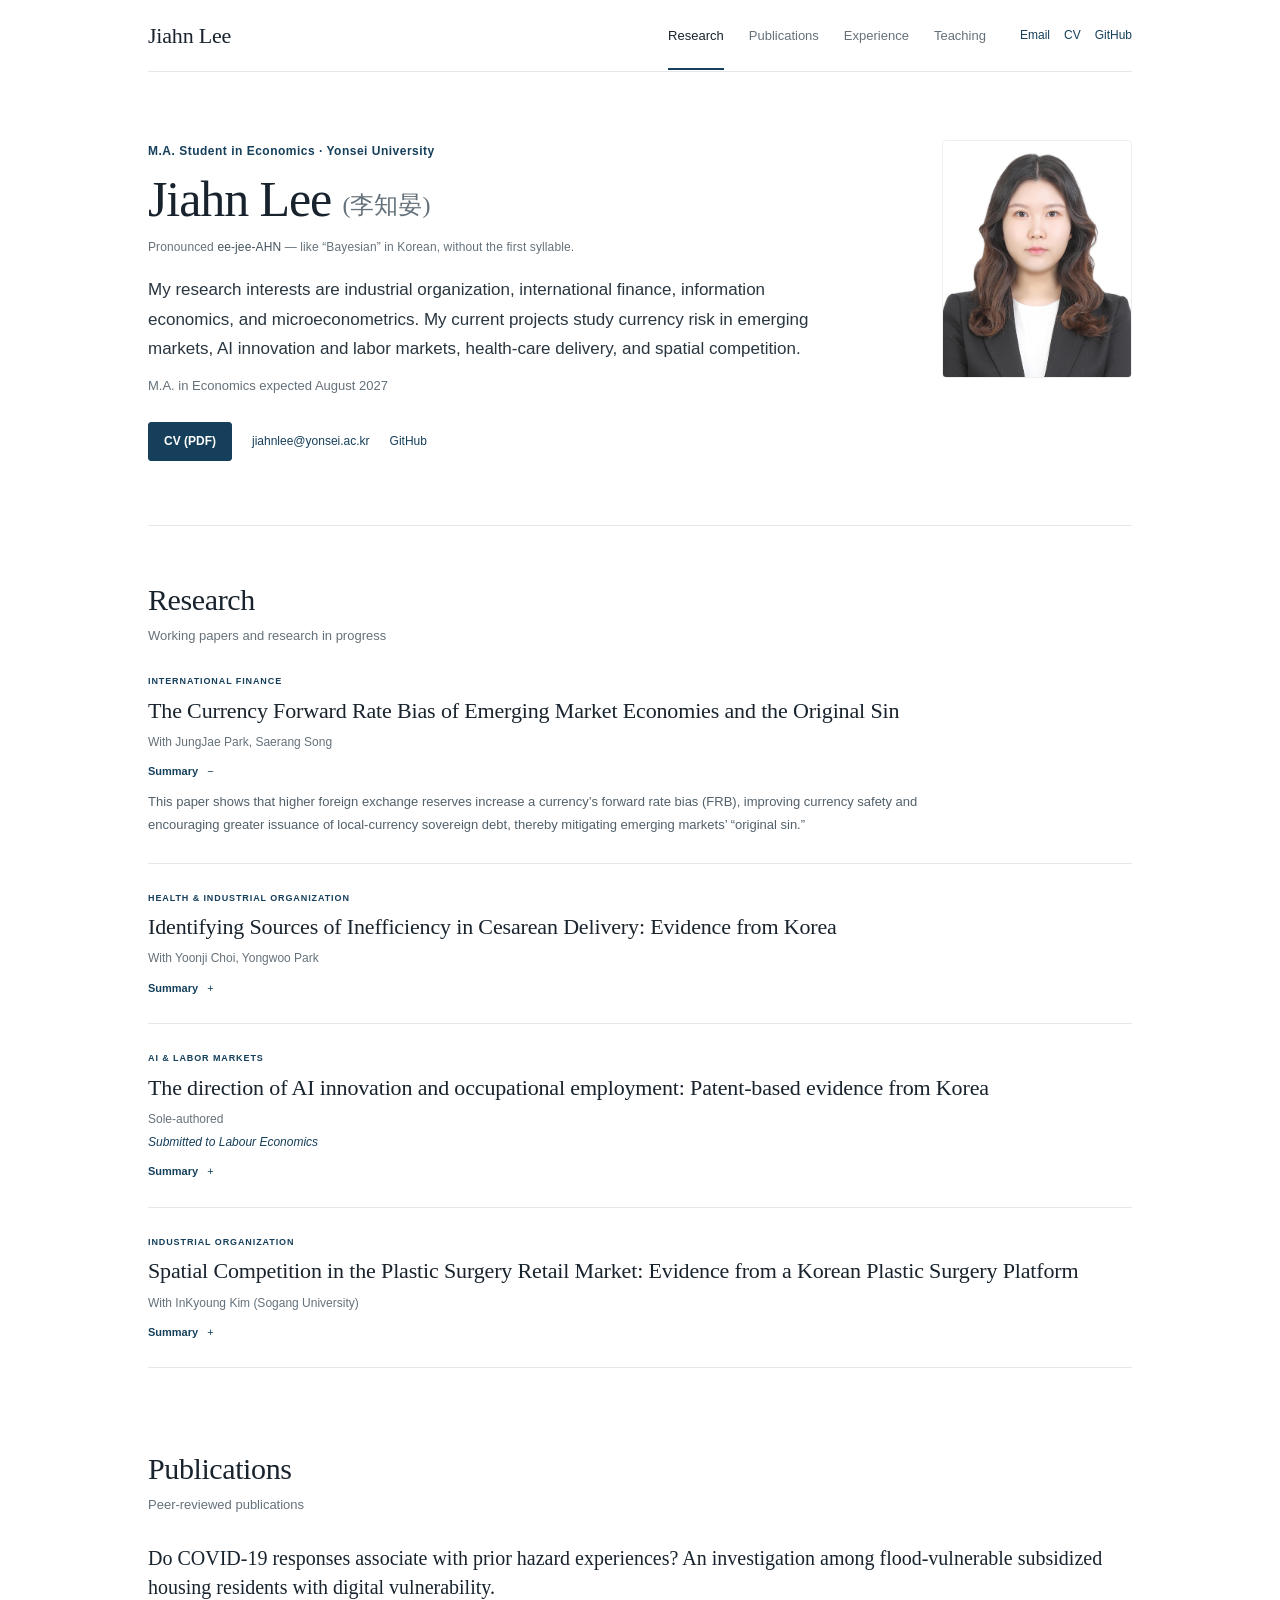
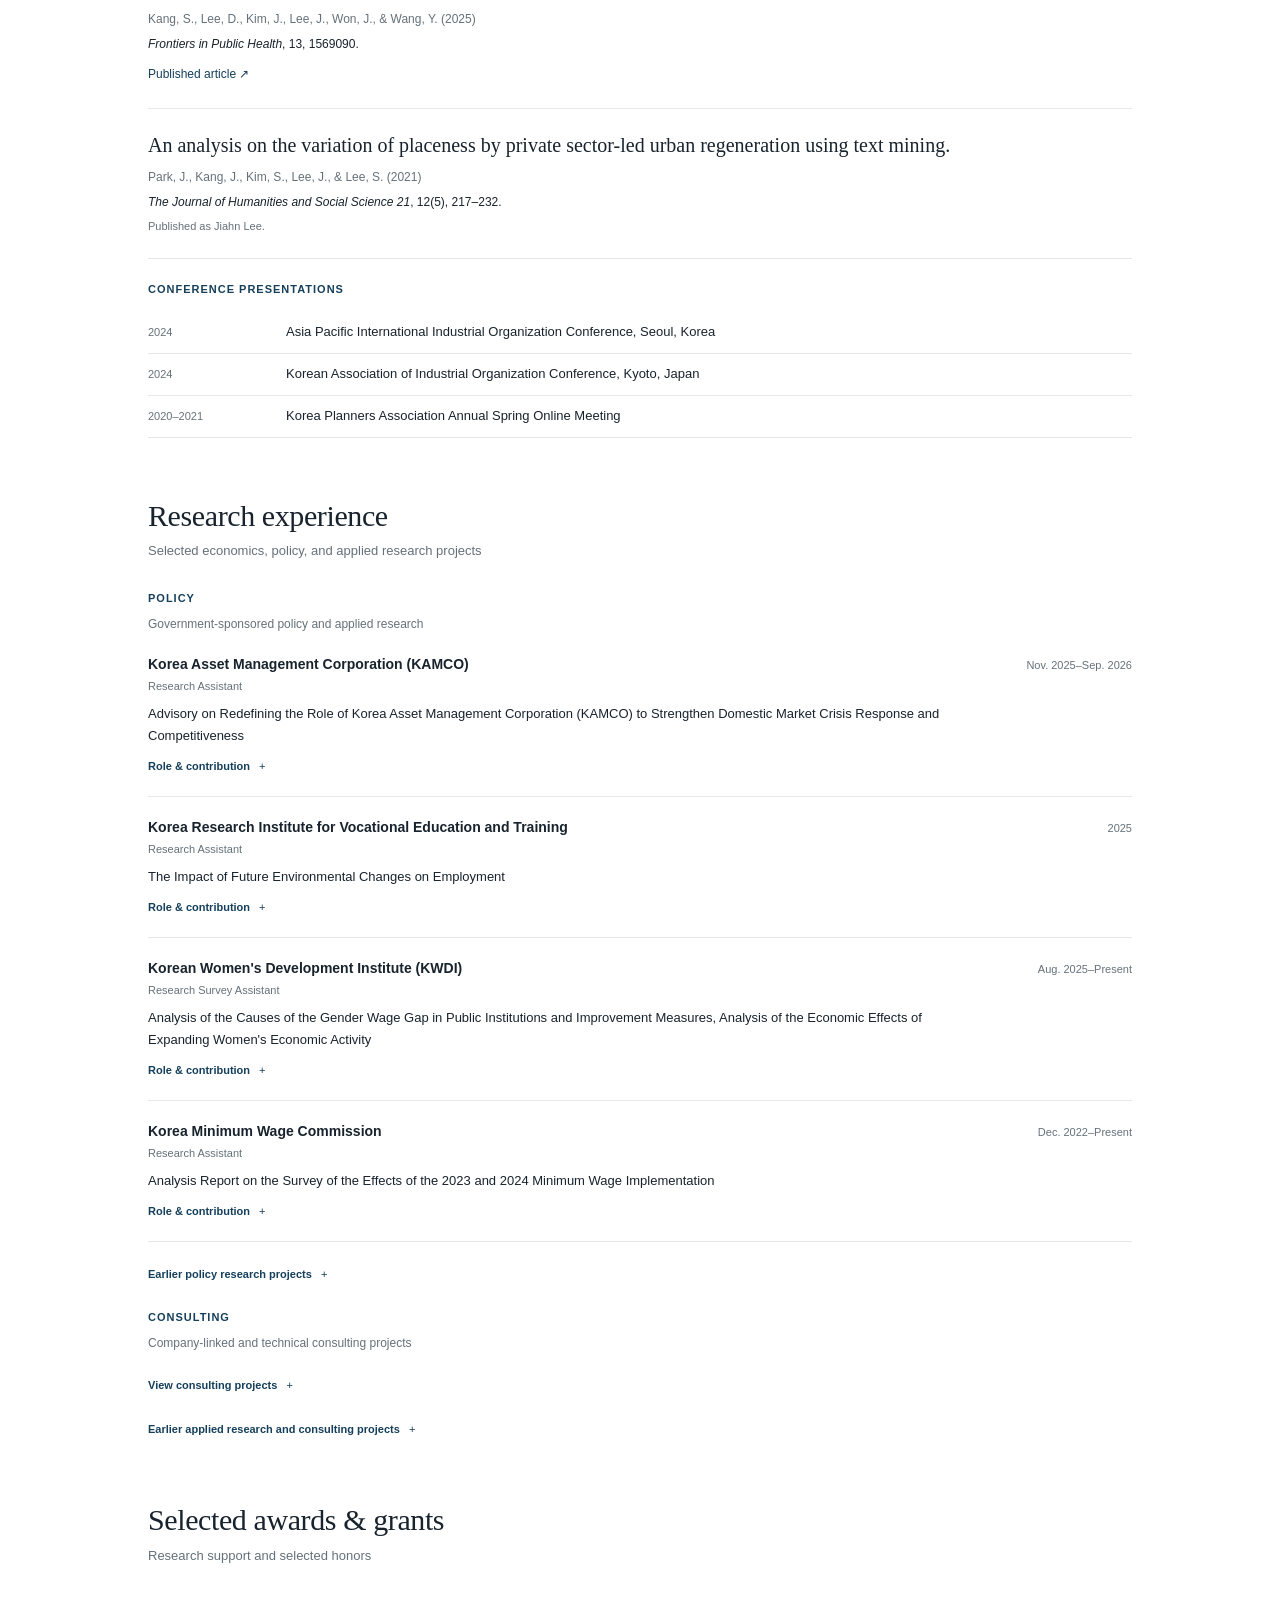
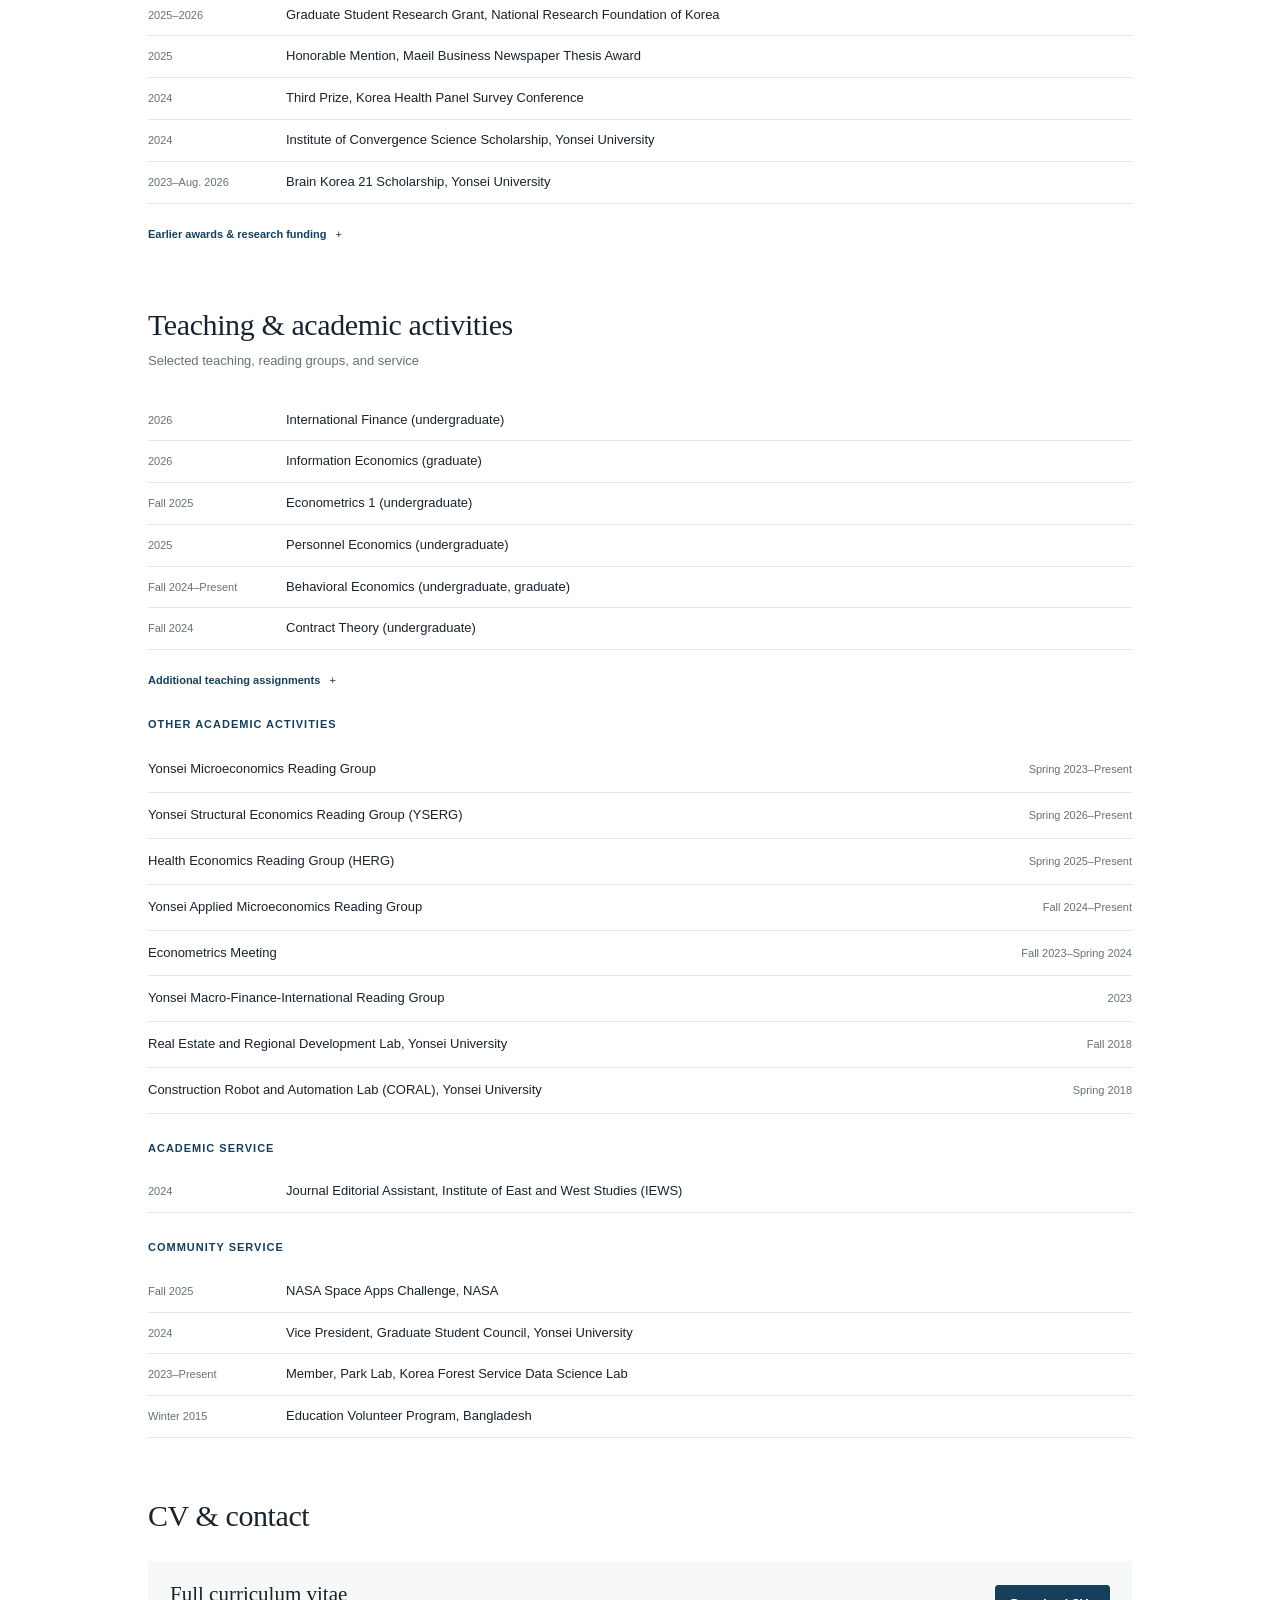
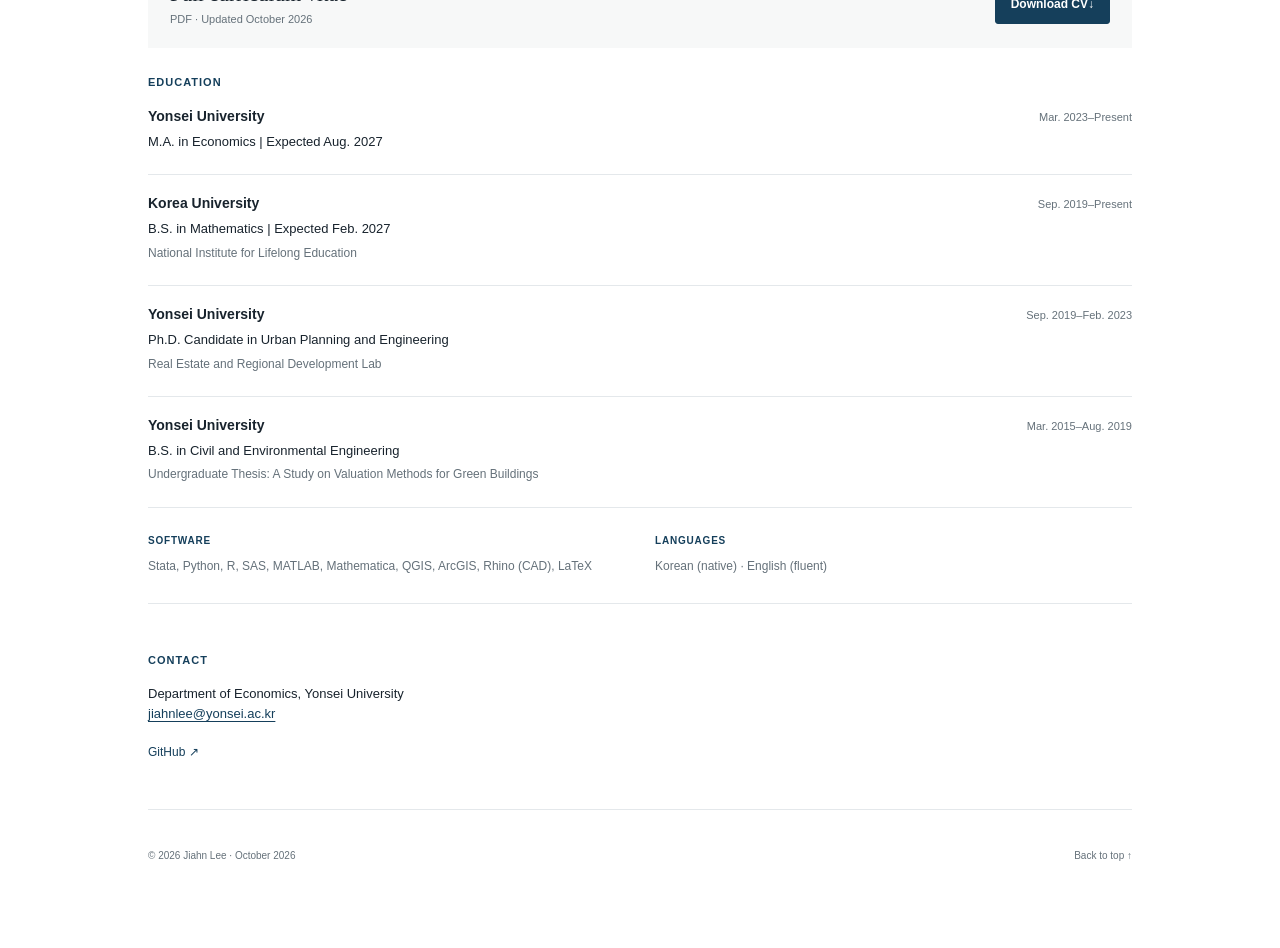
<file: index.html>
<!DOCTYPE html>

<html lang="en"><head><meta charset="utf-8"/><meta content="width=device-width, initial-scale=1" name="viewport"/>
<title>Jiahn Lee | Economics</title><meta content="Jiahn Lee is an M.A. student in Economics at Yonsei University. Research interests: industrial organization, international finance, information economics, and microeconometrics." name="description"/>
<meta content="#fbfaf7" name="theme-color"/><meta content="light" name="color-scheme"/>
<meta content="Jiahn Lee | Economics, Yonsei University" property="og:title"/><meta content="website" property="og:type"/><meta content="My research interests are industrial organization, international finance, information economics, and microeconometrics." property="og:description"/>
<link href="assets/favicon.svg" rel="icon" type="image/svg+xml"/><link href="assets/styles.css" rel="stylesheet"/><script defer="" src="assets/site.js"></script>
</head><body><a class="skip-link" href="#main-content">Skip to content</a>
<div class="layout"><header aria-label="Site header" class="site-header">
<div class="site-brand"><a class="wordmark" href="#about">Jiahn Lee</a></div>
<button aria-controls="navigation" aria-expanded="false" class="menu-toggle" type="button">Menu</button>
<nav aria-label="Main navigation" class="navigation" id="navigation"><ul><li><a href="#research">Research</a></li><li><a href="#publications">Publications</a></li><li><a href="#experience">Experience</a></li><li><a href="#teaching">Teaching</a></li></ul></nav>
<div class="header-links"><a href="mailto:jiahnlee@yonsei.ac.kr">Email</a><a href="assets/Jiahn_Lee_CV.pdf" rel="noopener noreferrer" target="_blank">CV</a><a href="https://github.com/jiahnlee96" rel="noopener noreferrer" target="_blank">GitHub</a></div>
</header><main class="main-content" id="main-content"><header class="hero" id="about"><div class="hero-grid"><div class="hero-copy"><p class="eyebrow">M.A. Student in Economics · Yonsei University</p><h1>Jiahn Lee <span class="hanja" lang="zh-Hant">(李知晏)</span></h1><p class="pronunciation">Pronounced <em>ee-jee-AHN</em> — like “Bayesian” in Korean, without the first syllable.</p><p class="intro">My research interests are industrial organization, international finance, information economics, and microeconometrics. My current projects study currency risk in emerging markets, AI innovation and labor markets, health-care delivery, and spatial competition.</p><p class="hero-meta">M.A. in Economics expected August 2027</p><div class="hero-links"><a class="button-link" href="assets/Jiahn_Lee_CV.pdf" rel="noopener" target="_blank">CV (PDF)</a><a class="text-link" href="mailto:jiahnlee@yonsei.ac.kr">jiahnlee@yonsei.ac.kr</a><a class="text-link" href="https://github.com/jiahnlee96" rel="noopener noreferrer" target="_blank">GitHub</a></div></div><figure class="portrait"><img alt="Portrait of Jiahn Lee" decoding="async" height="512" loading="eager" src="assets/Jiahn_Lee.jpg" width="400"/></figure></div></header>
<section aria-labelledby="research-heading" class="section" id="research"><div class="section-head"><h2 id="research-heading">Research</h2></div>
<p class="section-caption">Working papers and research in progress</p><article class="paper" id="forward-rate-bias">
<p class="paper-field">International finance</p>
<h3>The Currency Forward Rate Bias of Emerging Market Economies and the Original Sin</h3><p class="authors">With JungJae Park, Saerang Song</p>
<details class="paper-summary" open=""><summary>Summary</summary><p>This paper shows that higher foreign exchange reserves increase a currency’s forward rate bias (FRB), improving currency safety and encouraging greater issuance of local-currency sovereign debt, thereby mitigating emerging markets’ “original sin.”</p></details></article><article class="paper" id="cesarean-delivery">
<p class="paper-field">Health &amp; industrial organization</p>
<h3>Identifying Sources of Inefficiency in Cesarean Delivery: Evidence from Korea</h3><p class="authors">With Yoonji Choi, Yongwoo Park</p>
<details class="paper-summary"><summary>Summary</summary><p>This study examines whether hospital-level variation in cesarean delivery in Korea reflects comparative advantage or allocative inefficiency, using nationwide health insurance data and a Roy-model-based framework.</p></details></article><article class="paper" id="ai-innovation">
<p class="paper-field">AI &amp; labor markets</p>
<h3>The direction of AI innovation and occupational employment: Patent-based evidence from Korea</h3><p class="authors">Sole-authored</p><p class="submission">Submitted to Labour Economics</p>
<details class="paper-summary"><summary>Summary</summary><p>This paper shows that the direction of AI innovation matters for employment: expertise-leveling AI is associated with weaker high-skill employment, while assistance-oriented AI is linked to stronger middle-skill employment, even when overall AI innovation is held constant.</p><p><span class="summary-label">Contribution.</span> Patent-data construction, industry matching, and empirical analysis using an LLM-based approach.</p></details></article><article class="paper" id="spatial-competition">
<p class="paper-field">Industrial organization</p>
<h3>Spatial Competition in the Plastic Surgery Retail Market: Evidence from a Korean Plastic Surgery Platform</h3><p class="authors">With InKyoung Kim (Sogang University)</p>
<details class="paper-summary"><summary>Summary</summary><p>Spatial analysis of competition between plastic-surgery providers (GP versus SP) using evidence from a Korean plastic-surgery online platform.</p></details></article></section><section aria-labelledby="publications-heading" class="section" id="publications"><div class="section-head"><h2 id="publications-heading">Publications</h2></div><p class="section-caption">Peer-reviewed publications</p><article class="publication"><h3>Do COVID-19 responses associate with prior hazard experiences? An investigation among flood-vulnerable subsidized housing residents with digital vulnerability.</h3><p class="authors">Kang, S., Lee, D., Kim, J., Lee, J., Won, J., &amp; Wang, Y. (2025)</p><p class="journal"><em>Frontiers in Public Health</em>, 13, 1569090.</p><a class="text-link" href="https://doi.org/10.3389/fpubh.2025.1569090" rel="noopener noreferrer" target="_blank">Published article <span aria-hidden="true" class="arrow">↗</span></a></article><article class="publication"><h3>An analysis on the variation of placeness by private sector-led urban regeneration using text mining.</h3><p class="authors">Park, J., Kang, J., Kim, S., Lee, J., &amp; Lee, S. (2021)</p><p class="journal"><em>The Journal of Humanities and Social Science 21</em>, 12(5), 217–232.</p><p class="note">Published as Jiahn Lee.</p></article>
<h3 class="group-heading">Conference presentations</h3><ul class="dated-list"><li><span class="date">2024</span><span class="dated-title">Asia Pacific International Industrial Organization Conference, Seoul, Korea</span></li><li><span class="date">2024</span><span class="dated-title">Korean Association of Industrial Organization Conference, Kyoto, Japan</span></li><li><span class="date">2020–2021</span><span class="dated-title">Korea Planners Association Annual Spring Online Meeting</span></li></ul></section><section aria-labelledby="experience-heading" class="section" id="experience"><div class="section-head"><h2 id="experience-heading">Research experience</h2></div>
<p class="section-caption">Selected economics, policy, and applied research projects</p><h3 class="group-heading">Policy</h3><p class="group-description">Government-sponsored policy and applied research</p>
<article class="project"><div class="item-heading"><h3>Korea Asset Management Corporation (KAMCO)</h3><span class="date">Nov. 2025–Sep. 2026</span></div><p class="role">Research Assistant</p><p class="project-title">Advisory on Redefining the Role of Korea Asset Management Corporation (KAMCO) to Strengthen Domestic Market Crisis Response and Competitiveness</p><details class="contribution"><summary>Role &amp; contribution</summary><p>Supported research to strengthen the domestic nonperforming-loan market's crisis-response capacity through market diagnosis, issue-specific strategy design, and execution validation.</p></details></article><article class="project"><div class="item-heading"><h3>Korea Research Institute for Vocational Education and Training</h3><span class="date">2025</span></div><p class="role">Research Assistant</p><p class="project-title">The Impact of Future Environmental Changes on Employment</p><details class="contribution"><summary>Role &amp; contribution</summary><p>Generated foundational data for predicting future workforce demand in emerging technology fields.</p></details></article><article class="project"><div class="item-heading"><h3>Korean Women's Development Institute (KWDI)</h3><span class="date">Aug. 2025–Present</span></div><p class="role">Research Survey Assistant</p><p class="project-title">Analysis of the Causes of the Gender Wage Gap in Public Institutions and Improvement Measures, Analysis of the Economic Effects of Expanding Women's Economic Activity</p><details class="contribution"><summary>Role &amp; contribution</summary><p>Analyzed survey data and assisted with research reports.</p></details></article><article class="project"><div class="item-heading"><h3>Korea Minimum Wage Commission</h3><span class="date">Dec. 2022–Present</span></div><p class="role">Research Assistant</p><p class="project-title">Analysis Report on the Survey of the Effects of the 2023 and 2024 Minimum Wage Implementation</p><details class="contribution"><summary>Role &amp; contribution</summary><p>Report series. Report on the Analysis of the Survey on the Effects of Minimum Wage Implementation (2023–2026).</p></details></article><details class="expand-group"><summary>Earlier policy research projects</summary><article class="project"><div class="item-heading"><h3>Korea Research Institute for Vocational Education and Training</h3><span class="date">2024</span></div><p class="role">Research Assistant</p><p class="project-title">Forecasting Workforce Demand in Emerging Technologies Using Patent Information: Artificial Intelligence, Big Data, and Intelligent Semiconductors</p><details class="contribution"><summary>Role &amp; contribution</summary><p>Organized Korean AI patent data and matched them with Value Search's company financial data by industry to support panel vector autoregression analysis.</p></details></article><article class="project"><div class="item-heading"><h3>Ministry of Employment and Labor</h3><span class="date">Jun.–Dec. 2023</span></div><p class="role">Research Assistant</p><p class="project-title">The Employment Effects of Open Data Access and Utilization Support Policies</p><details class="contribution"><summary>Role &amp; contribution</summary><p>Analyzed the employment effects of public data utilization by merging company lists from the Employment Insurance Database, Korea Enterprise Data, and the 2022 Survey on Public Data Utilization Companies (conducted by NIA), using business registration numbers.</p></details></article></details>
<h3 class="group-heading">Consulting</h3><p class="group-description">Company-linked and technical consulting projects</p><details class="expand-group"><summary>View consulting projects</summary><article class="project"><div class="item-heading"><h3>NAVER</h3><span class="date">2020–2022</span></div><p class="role">Research Assistant</p><p class="project-title">Development and Implementation of a Robot-Friendly Building Certification System</p><details class="contribution"><summary>Role &amp; contribution</summary><p>Contributed to the development of a building certification system for robot-friendly structures for NAVER's second headquarters.</p></details></article><article class="project"><div class="item-heading"><h3>Korea Agency for Infrastructure Technology Advancement (KAIA) and Kakao Mobility</h3><span class="date">Mar. 2021–Mar. 2022</span></div><p class="role">Research Assistant</p><p class="project-title">Smart Shared Personal Mobility Solutions for the Community</p><details class="contribution"><summary>Role &amp; contribution</summary><p>Funded by the Korea Agency for Infrastructure Technology Advancement (KAIA) and Kakao Mobility.</p></details></article><article class="project"><div class="item-heading"><h3>HOMES (Proptech and co-living startup)</h3><span class="date">Mar.–Dec. 2020</span></div><p class="role">Research Assistant</p><p class="project-title">Creation of the Seoul Single-Person Household Map</p><details class="contribution"><summary>Role &amp; contribution</summary><p>Participated in the development of a location-selection toy model for the co-living startup HOMES. Analyzed profitable development areas for single-person households in Seoul by applying machine learning to public data.</p></details></article><article class="project"><div class="item-heading"><h3>Post-PyeongChang Winter Olympics Peace Theme Park</h3><span class="date">2019</span></div><p class="role">Research Assistant</p><p class="project-title">Project Feasibility Study and Master Plan Development for the Post-PyeongChang Winter Olympics Peace Theme Park</p></article></details><details class="expand-group experience-more"><summary>Earlier applied research and consulting projects</summary><div class="experience-more-content"><article class="project"><div class="item-heading"><h3>Ministry of Science and ICT</h3><span class="date">Mar.–Dec. 2021</span></div><p class="role">Principal Investigator</p><p class="project-title">Analysis of Pedestrian Activity Enhancement in Urban Railway Sites Using Space Syntax and Agent-Based Modeling</p><details class="contribution"><summary>Role &amp; contribution</summary><p>Participated in the Graduate Research Team Support Program for Female Students in Engineering, funded by the Ministry of Science and ICT.</p></details></article><article class="project"><div class="item-heading"><h3>Korea Development Institute (KDI)</h3><span class="date">2020</span></div><p class="role">Research Assistant</p><p class="project-title">Demand and Benefit Estimation for the Preliminary Feasibility Study of the Naju Energy National Industrial Complex Development Project for Public Institutions</p></article><article class="project"><div class="item-heading"><h3>Korea Development Institute (KDI)</h3><span class="date">2020</span></div><p class="role">Research Assistant</p><p class="project-title">Demand and Benefit Estimation Techniques for Enhancing the Analysis Methodology of Preliminary Feasibility Studies for Industrial Complex Projects</p></article><article class="project"><div class="item-heading"><h3>Ministry of Land, Infrastructure and Transport (MOLIT)</h3><span class="date">2019</span></div><p class="role">Research Assistant</p><p class="project-title">Development of 3D Printing Design, Materials, and Equipment for Small Structures and Non-Standard Components</p><details class="contribution"><summary>Role &amp; contribution</summary><p>Funded by the Ministry of Land, Infrastructure and Transport (MOLIT).</p></details></article></div></details></section><section aria-labelledby="awards-heading" class="section" id="awards"><div class="section-head"><h2 id="awards-heading">Selected awards &amp; grants</h2></div><p class="section-caption">Research support and selected honors</p><ul class="dated-list"><li><span class="date">2025–2026</span><span class="dated-title">Graduate Student Research Grant, National Research Foundation of Korea</span></li><li><span class="date">2025</span><span class="dated-title">Honorable Mention, Maeil Business Newspaper Thesis Award</span></li><li><span class="date">2024</span><span class="dated-title">Third Prize, Korea Health Panel Survey Conference</span></li><li><span class="date">2024</span><span class="dated-title">Institute of Convergence Science Scholarship, Yonsei University</span></li><li><span class="date">2023–Aug. 2026</span><span class="dated-title">Brain Korea 21 Scholarship, Yonsei University</span></li></ul>
<details class="expand-group"><summary>Earlier awards &amp; research funding</summary><ul class="dated-list"><li><span class="date">Winter 2023</span><span class="dated-title">Research Funding, Sundo Software (geospatial software company); Geo AI Program, Korea Land and Geospatial Informatix Corporation</span></li><li><span class="date">2021</span><span class="dated-title">Excellence Prize, Data Youth Campus, Korea Data Agency</span></li><li><span class="date">2021</span><span class="dated-title">Graduate Research Team Support Program for Female Students in Engineering, Ministry of Science and ICT</span></li><li><span class="date">2021</span><span class="dated-title">Graduate Student Research Support Program `Guktoseowon', Korea Research Institute for Human Settlements</span></li><li><span class="date">2021</span><span class="dated-title">Research Competition, Incheon Institute</span></li><li><span class="date">2019–2023</span><span class="dated-title">Smart City Talent Development Scholarship, Yonsei University</span></li><li><span class="date">2015, 2016</span><span class="dated-title">Undergraduate Merit-Based Scholarship, Yonsei University</span></li></ul></details></section><section aria-labelledby="teaching-heading" class="section" id="teaching"><div class="section-head"><h2 id="teaching-heading">Teaching &amp; academic activities</h2></div>
<p class="section-caption">Selected teaching, reading groups, and service</p><ul class="dated-list course-list"><li><span class="date">2026</span><span class="dated-title">International Finance (undergraduate)</span></li><li><span class="date">2026</span><span class="dated-title">Information Economics (graduate)</span></li><li><span class="date">Fall 2025</span><span class="dated-title">Econometrics 1 (undergraduate)</span></li><li><span class="date">2025</span><span class="dated-title">Personnel Economics (undergraduate)</span></li><li><span class="date">Fall 2024–Present</span><span class="dated-title">Behavioral Economics (undergraduate, graduate)</span></li><li><span class="date">Fall 2024</span><span class="dated-title">Contract Theory (undergraduate)</span></li></ul>
<details class="expand-group"><summary>Additional teaching assignments</summary><ul class="dated-list course-list"><li><span class="date">Fall 2023–Present</span><span class="dated-title">Principles of Macroeconomics (undergraduate)</span></li><li><span class="date">Fall 2024</span><span class="dated-title">Shinhan Bank - Future Academy (Finance Track)</span></li><li><span class="date">2023–Spring 2025</span><span class="dated-title">Microeconomics (undergraduate, MBA)</span></li><li><span class="date">2023–Spring 2025</span><span class="dated-title">Labor Economics (undergraduate, graduate)</span></li><li><span class="date">2023, 2024</span><span class="dated-title">Introduction to Programming for Economics (undergraduate)</span></li><li><span class="date">Fall 2023</span><span class="dated-title">Introduction to Statistics (undergraduate)</span></li><li><span class="date">2022–2023</span><span class="dated-title">Chapel (graduate)</span></li><li><span class="date">Fall 2022</span><span class="dated-title">Introduction to Programming (undergraduate)</span></li></ul><h3 class="group-heading">Engineering</h3><ul class="dated-list course-list"><li><span class="date">Fall 2021</span><span class="dated-title">Urban Planning and Environmental Law (undergraduate)</span></li><li><span class="date">Spring 2021</span><span class="dated-title">Real Estate Development Analysis (undergraduate)</span></li><li><span class="date">Fall 2020</span><span class="dated-title">Real Estate Market Analysis and Policy (undergraduate)</span></li><li><span class="date">Spring 2020</span><span class="dated-title">Spatial Analysis and Location Theory (graduate)</span></li><li><span class="date">2016</span><span class="dated-title">Ecological Engineering (undergraduate, TA as an Undergraduate Student)</span></li></ul></details>
<h3 class="group-heading">Other academic activities</h3><details class="activity"><summary><span class="item-heading"><span>Yonsei Microeconomics Reading Group <span aria-hidden="true" class="disclosure-icon"></span></span><span class="date">Spring 2023–Present</span></span></summary><p class="activity-role">Graduate Assistant; weekly; YMRG</p><p>A faculty-led reading group organizing seminars, workshops, and special lectures in microeconomic theory. </p><p><strong>Presented papers.</strong> “Segmentation versus Agglomeration: Competition between Platforms with Competitive Sellers” (Karle et al., JPE, 2020); “Image versus Information: Changing Societal Norms and Optimal Privacy” (Ali and Bénabou, AEJ: Microeconomics, 2020); “Hybrid Marketplaces with Free Entry of Sellers” (Etro, Review of Industrial Organization, 2023); “Copyright Policy Options for Generative Artificial Intelligence” (Gans, working paper, 2024); “Motivated Errors” (Exley and Kessler, AER, 2024); “Pricing for Coordination” (Halac, Lipnowski, and Rappoport, working paper, 2024); “Persuasion Meets Delegation” (Kolotilin and Zapechelnyuk, Econometrica, 2025); “Efficient iBF: Balanced Integration of Fragmented Matching Markets for Welfare Improvement” (Kamada and Kojima, working paper, 2025).</p><a class="text-link" href="https://sites.google.com/view/yonseimicroeconomics/home" rel="noopener noreferrer" target="_blank">Reading group <span aria-hidden="true" class="arrow">↗</span></a></details><details class="activity"><summary><span class="item-heading"><span>Yonsei Structural Economics Reading Group (YSERG) <span aria-hidden="true" class="disclosure-icon"></span></span><span class="date">Spring 2026–Present</span></span></summary><p class="activity-role">Monthly; YSERG</p><p>A reading group on theory-based structural empirical research.</p><a class="text-link" href="https://sites.google.com/view/structuralecon/home" rel="noopener noreferrer" target="_blank">Reading group <span aria-hidden="true" class="arrow">↗</span></a></details><details class="activity"><summary><span class="item-heading"><span>Health Economics Reading Group (HERG) <span aria-hidden="true" class="disclosure-icon"></span></span><span class="date">Spring 2025–Present</span></span></summary><p class="activity-role">Biweekly</p><p>A reading group focused on recent empirical research in health economics, including papers published in leading economics journals.</p><p><strong>Presented papers.</strong> “Targeting Precision Medicine: Evidence from Prenatal Screening” (Conner et al., Journal of Political Economy, 2025); “A New Look at Physicians’ Responses to Financial Incentives: Quality of Care, Practice Characteristics, and Motivations” (Brosig-Koch et al., Journal of Health Economics, 2024); “Should We Prevent Off-Label Drug Prescriptions? Empirical Evidence from France” (Tunçel, Review of Economic Studies, 2025).</p></details><details class="activity"><summary><span class="item-heading"><span>Yonsei Applied Microeconomics Reading Group <span aria-hidden="true" class="disclosure-icon"></span></span><span class="date">Fall 2024–Present</span></span></summary><p class="activity-role">Monthly; YAMRG</p><p>A faculty-led reading group featuring presentations of seminal papers in applied microeconomics and student-led sessions for sharing ongoing research. </p><p><strong>Presented paper.</strong> “What's Trending in Difference-in-Differences? A Synthesis of the Recent Econometrics Literature” (Journal of Econometrics, 2023).</p><a class="text-link" href="https://sites.google.com/view/yonsei-applied-micro/home?authuser=1" rel="noopener noreferrer" target="_blank">Reading group <span aria-hidden="true" class="arrow">↗</span></a></details><details class="activity"><summary><span class="item-heading"><span>Econometrics Meeting <span aria-hidden="true" class="disclosure-icon"></span></span><span class="date">Fall 2023–Spring 2024</span></span></summary><p class="activity-role">Weekly</p><p>Read and presented summaries of econometric theory books (Asymptotic Theory for Econometricians, written by Halbert White) and participated in econometrics-related research meetings.</p></details><details class="activity"><summary><span class="item-heading"><span>Yonsei Macro-Finance-International Reading Group <span aria-hidden="true" class="disclosure-icon"></span></span><span class="date">2023</span></span></summary><p class="activity-role">Monthly; YMFIRG</p><p>A faculty-led reading group engaging with core topics in macroeconomics. </p><p><strong>Presented papers.</strong> “Does Climate Change Affect Real Estate Prices? Only If You Believe in It” (Review of Financial Studies, 2020); “How Segregated Is Urban Consumption?” (JPE, 2019).</p><a class="text-link" href="https://sites.google.com/view/ymfirg/home?authuser=0" rel="noopener noreferrer" target="_blank">Reading group <span aria-hidden="true" class="arrow">↗</span></a></details>
<details class="activity"><summary><span class="item-heading"><span>Real Estate and Regional Development Lab, Yonsei University <span aria-hidden="true" class="disclosure-icon"></span></span><span class="date">Fall 2018</span></span></summary><p class="activity-role">Undergraduate Research Intern</p><p>Organized and cleaned real-estate datasets for research projects.</p></details><details class="activity"><summary><span class="item-heading"><span>Construction Robot and Automation Lab (CORAL), Yonsei University <span aria-hidden="true" class="disclosure-icon"></span></span><span class="date">Spring 2018</span></span></summary><p class="activity-role">Undergraduate Research Intern; Prof. Jung-Hoon Kim</p><p>Created 3D architectural models using Rhinoceros 3D and assisted with construction-automation research.</p></details><h3 class="group-heading service-label">Academic service</h3><ul class="dated-list"><li><span class="date">2024</span><span class="dated-title">Journal Editorial Assistant, Institute of East and West Studies (IEWS)</span></li></ul>
<h3 class="group-heading service-label">Community service</h3><ul class="dated-list"><li><span class="date">Fall 2025</span><span class="dated-title">NASA Space Apps Challenge, NASA</span></li><li><span class="date">2024</span><span class="dated-title">Vice President, Graduate Student Council, Yonsei University</span></li><li><span class="date">2023–Present</span><span class="dated-title">Member, Park Lab, Korea Forest Service Data Science Lab</span></li><li><span class="date">Winter 2015</span><span class="dated-title">Education Volunteer Program, Bangladesh</span></li></ul></section><section aria-labelledby="cv-heading" class="section" id="cv"><div class="section-head"><h2 id="cv-heading">CV &amp; contact</h2></div>
<div class="download-panel"><div><h3>Full curriculum vitae</h3><p>PDF · Updated October 2026</p></div><a class="button-link" download="Jiahn_Lee_CV.pdf" href="assets/Jiahn_Lee_CV.pdf">Download CV <span aria-hidden="true" class="arrow">↓</span></a></div>
<h3 class="group-heading">Education</h3><article class="education-entry"><div class="item-heading"><h3>Yonsei University</h3><span class="date">Mar. 2023–Present</span></div><p class="degree">M.A. in Economics | Expected Aug. 2027</p></article><article class="education-entry"><div class="item-heading"><h3>Korea University</h3><span class="date">Sep. 2019–Present</span></div><p class="degree">B.S. in Mathematics | Expected Feb. 2027</p><p>National Institute for Lifelong Education</p></article><article class="education-entry"><div class="item-heading"><h3>Yonsei University</h3><span class="date">Sep. 2019–Feb. 2023</span></div><p class="degree">Ph.D. Candidate in Urban Planning and Engineering</p><p>Real Estate and Regional Development Lab</p></article><article class="education-entry"><div class="item-heading"><h3>Yonsei University</h3><span class="date">Mar. 2015–Aug. 2019</span></div><p class="degree">B.S. in Civil and Environmental Engineering</p><p>Undergraduate Thesis: A Study on Valuation Methods for Green Buildings</p></article>
<div class="skills-grid"><div><h3>Software</h3><p>Stata, Python, R, SAS, MATLAB, Mathematica, QGIS, ArcGIS, Rhino (CAD), LaTeX</p></div><div><h3>Languages</h3><p>Korean (native) · English (fluent)</p></div></div>
<div class="contact"><h3 class="group-heading">Contact</h3><p>Department of Economics, Yonsei University<br/><a href="mailto:jiahnlee@yonsei.ac.kr">jiahnlee@yonsei.ac.kr</a></p><a class="text-link" href="https://github.com/jiahnlee96" rel="noopener noreferrer" target="_blank">GitHub <span aria-hidden="true" class="arrow">↗</span></a></div>
</section></main><footer class="footer"><span>© 2026 Jiahn Lee · October 2026</span><a href="#about">Back to top ↑</a></footer>
</div></body></html>
</file>
<file: assets/styles.css>
:root{
  --ink:#18232d; --muted:#65717a; --navy:#153f5b; --rule:#e4e8eb;
  --soft:#f7f8f8; --paper:#ffffff; --serif:Georgia,"Times New Roman",serif;
  --sans:-apple-system,BlinkMacSystemFont,"Segoe UI",Roboto,Helvetica,Arial,sans-serif;
}
*{box-sizing:border-box}
html{scroll-behavior:smooth;scroll-padding-top:88px}
body{margin:0;background:var(--paper);color:var(--ink);font-family:var(--sans);font-size:16px;line-height:1.6;-webkit-font-smoothing:antialiased}
a{color:var(--navy);text-underline-offset:3px}
a:hover{color:#0d2f46}
.skip-link{position:absolute;left:-9999px;top:auto}.skip-link:focus{left:16px;top:12px;z-index:1000;background:#fff;padding:8px 12px;border:1px solid var(--rule)}
.layout{max-width:1040px;margin:0 auto;padding:0 28px 60px}
.site-header{min-height:72px;display:flex;align-items:center;gap:34px;border-bottom:1px solid var(--rule);background:rgba(255,255,255,.97);position:sticky;top:0;z-index:20}
.site-brand{margin-right:auto}.wordmark{font-family:var(--serif);font-size:22px;text-decoration:none;color:var(--ink);letter-spacing:-.2px}
.navigation ul{list-style:none;margin:0;padding:0;display:flex;gap:25px}.navigation li{margin:0}.navigation a{font-size:13px;text-decoration:none;color:var(--muted);padding:25px 0 22px;display:block;border-bottom:2px solid transparent}.navigation a:hover,.navigation a[aria-current=true]{color:var(--ink);border-bottom-color:var(--navy)}
.header-links{display:flex;gap:14px;align-items:center}.header-links a{font-size:12px;text-decoration:none;color:var(--navy)}
.menu-toggle{display:none}
.main-content{min-width:0}
.hero{padding:68px 0 64px;border-bottom:1px solid var(--rule);scroll-margin-top:90px}
.hero-grid{display:grid;grid-template-columns:minmax(0,1fr) 190px;gap:70px;align-items:start}
.eyebrow{margin:2px 0 11px;color:var(--navy);font-size:12px;font-weight:600;letter-spacing:.5px}
.hero h1{font-family:var(--serif);font-size:50px;line-height:1.08;font-weight:400;letter-spacing:-1.1px;margin:0 0 20px}
.hero h1 .hanja{font-family:var(--serif);font-size:.48em;letter-spacing:0;color:var(--muted);white-space:nowrap;vertical-align:.12em}
.pronunciation{margin:-8px 0 18px;color:var(--muted);font-size:12px;line-height:1.55;letter-spacing:.01em}
.pronunciation em{font-style:normal;color:#46545e}
.intro{font-size:17px;line-height:1.75;max-width:690px;margin:0 0 12px;color:#293640}
.hero-meta{margin:0;color:var(--muted);font-size:13px}
.hero-links{display:flex;align-items:center;flex-wrap:wrap;gap:20px;margin-top:25px}
.button-link{display:inline-flex;align-items:center;justify-content:center;text-decoration:none;font-size:12px;font-weight:600;color:#fff;background:var(--navy);border:1px solid var(--navy);border-radius:3px;padding:9px 15px;min-height:38px}.button-link:hover{color:#fff;background:#0f344d}
.text-link{font-size:12px;text-decoration:none}
.portrait{margin:0}.portrait img{display:block;width:190px;height:238px;object-fit:cover;object-position:center 30%;border-radius:4px;border:1px solid #edf0f1;background:#fafafa}
.section{padding-top:55px;scroll-margin-top:88px}.section+.section{margin-top:4px}
.section-head{display:flex;align-items:baseline;justify-content:space-between;margin:0 0 7px}.section-head h2{font-family:var(--serif);font-size:30px;line-height:1.25;font-weight:400;letter-spacing:-.4px;margin:0}
.section-caption{font-size:13px;color:var(--muted);margin:0 0 28px}
.paper{padding:0 0 26px;margin:0 0 27px;border-bottom:1px solid var(--rule)}
.paper-field{color:var(--navy);font-weight:600;text-transform:uppercase;letter-spacing:.9px;font-size:9px;margin:0 0 7px}
.paper h3{font-family:var(--serif);font-size:22px;line-height:1.38;font-weight:400;margin:0 0 7px;letter-spacing:-.15px}
.authors,.submission{font-size:12px;color:var(--muted);margin:0;line-height:1.6}.submission{color:var(--navy);font-style:italic;margin-top:4px}
summary{cursor:pointer;list-style:none;width:fit-content}summary::-webkit-details-marker{display:none}summary::marker{content:''}
.paper-summary,.contribution{margin-top:11px}.paper-summary>summary,.contribution>summary,.expand-group>summary{font-size:11px;font-weight:600;color:var(--navy)}
.paper-summary>summary:after,.contribution>summary:after,.expand-group>summary:after{content:' +';margin-left:6px;font-weight:400}.paper-summary[open]>summary:after,.contribution[open]>summary:after,.expand-group[open]>summary:after{content:' −'}
.paper-summary p{font-size:13px;line-height:1.8;color:#52606a;margin:9px 0 0;max-width:820px}.summary-label{font-weight:600;color:#3b4851}
.paper-links{display:flex;gap:16px;margin-top:10px;font-size:12px}
.publication{border-bottom:1px solid var(--rule);padding:0 0 22px;margin-bottom:22px}.publication h3{font-family:var(--serif);font-size:20px;font-weight:400;line-height:1.45;margin:0 0 8px}.journal{font-size:12px;margin:6px 0;color:var(--ink)}.publication .note{font-size:11px;color:var(--muted);margin:6px 0 0}
.group-heading{font-size:11px;letter-spacing:1px;text-transform:uppercase;color:var(--navy);margin:22px 0 14px;font-weight:600}.group-description{margin:-7px 0 20px;font-size:12px;color:var(--muted)}
.project{padding:0 0 20px;margin:0 0 20px;border-bottom:1px solid var(--rule)}.item-heading{display:grid;grid-template-columns:minmax(0,1fr) auto;gap:16px;align-items:baseline}.item-heading h3{font-size:14px;line-height:1.55;font-weight:600;margin:0}.date{font-size:11px;color:var(--muted);line-height:1.6}.item-heading .date{text-align:right;max-width:160px}.role{font-size:11px;color:var(--muted);margin:3px 0 7px}.project-title{font-size:13px;line-height:1.7;margin:0;max-width:820px}.contribution p{margin:8px 0 0;color:var(--muted);font-size:12px;line-height:1.75}
.expand-group{margin:18px 0 0}.expand-group>summary{padding:4px 0}.experience-more[open]>summary{margin-bottom:24px}.experience-more-content{padding-top:1px}
.dated-list{margin:0;padding:0;list-style:none}.dated-list li{display:grid;grid-template-columns:120px minmax(0,1fr);gap:18px;padding:10px 0;border-bottom:1px solid var(--rule);align-items:baseline}.dated-title{font-size:13px;line-height:1.6}
.activity{border-bottom:1px solid var(--rule);padding:12px 0}.activity>summary{width:100%;font-size:13px}.activity>summary .item-heading h3{font-size:13px;font-weight:500}.activity p{font-size:12px;color:var(--muted);margin:9px 0}.activity .activity-role{font-size:11px}.service-label{margin-top:26px}
.education-entry{padding:0 0 18px;margin:0 0 18px;border-bottom:1px solid var(--rule)}.education-entry h3{font-size:14px;font-weight:600;margin:0}.education-entry p{font-size:12px;margin:4px 0;color:var(--muted)}.education-entry .degree{font-size:13px;color:var(--ink)}
.download-panel{display:flex;align-items:center;justify-content:space-between;gap:20px;padding:20px 22px;background:var(--soft);margin:26px 0}.download-panel h3{font-family:var(--serif);font-size:21px;line-height:1.3;font-weight:400;margin:0 0 3px}.download-panel p{font-size:11px;color:var(--muted);margin:0}
.skills-grid{display:grid;grid-template-columns:1fr 1fr;gap:30px;margin-top:25px}.skills-grid h3{font-size:10px;letter-spacing:.8px;text-transform:uppercase;margin:0 0 7px;font-weight:600;color:var(--navy)}.skills-grid p{font-size:12px;line-height:1.8;margin:0;color:var(--muted)}
.contact{padding:26px 0 0;margin:26px 0 0;border-top:1px solid var(--rule)}.contact p{font-size:13px}
.footer{padding:38px 0 24px;margin-top:45px;border-top:1px solid var(--rule);display:flex;justify-content:space-between;gap:20px;color:var(--muted);font-size:10px}.footer a{text-decoration:none;color:var(--muted)}
.noscript-message{font-size:11px;color:var(--muted)}
@media(max-width:820px){
  html{scroll-padding-top:0}.layout{padding:0 22px 45px}.site-header{position:static;min-height:64px;flex-wrap:wrap;gap:12px 18px;padding:14px 0}.site-brand{margin-right:auto}.wordmark{font-size:21px}.menu-toggle{display:block;color:var(--navy);background:#fff;border:1px solid var(--rule);padding:6px 10px;font-size:11px;border-radius:3px}.navigation{width:100%;order:4}.navigation ul{gap:0 18px;flex-wrap:wrap}.navigation a{padding:6px 0;border:0;font-size:11px}.navigation a[aria-current=true]{text-decoration:underline;text-underline-offset:4px}.js .navigation{display:none}.js .navigation.is-open{display:block}.header-links{display:none}
  .hero{padding:44px 0 42px;scroll-margin-top:0}.hero-grid{grid-template-columns:1fr;gap:27px}.hero-copy{order:1}.portrait{order:0}.portrait img{width:156px;height:195px}.hero h1{font-size:44px;margin-bottom:17px}.eyebrow{font-size:11px}.intro{font-size:16px}.hero-links{gap:15px 18px}.section{padding-top:42px;scroll-margin-top:0}.section-head h2{font-size:27px}.section-caption{margin-bottom:23px}.paper h3{font-size:20px}.dated-list li{grid-template-columns:92px minmax(0,1fr);gap:12px}.dated-title{font-size:12px}.item-heading{grid-template-columns:1fr;gap:2px}.item-heading .date{text-align:left;max-width:none}.project-title{font-size:12px}.publication h3{font-size:19px}.download-panel{align-items:flex-start;flex-direction:column}.skills-grid{grid-template-columns:1fr;gap:20px}.footer{font-size:9px}
}
@media(max-width:430px){.layout{padding-left:18px;padding-right:18px}.hero h1{font-size:40px}.portrait img{width:145px;height:181px}.intro{font-size:15px}.hero-links{align-items:flex-start}.section-head h2{font-size:25px}}
@media(prefers-reduced-motion:reduce){html{scroll-behavior:auto}*{animation:none!important;transition:none!important}}
@media print{body{color:#111;font-size:10pt}.layout{padding:0;max-width:none}.site-header,.skip-link,.hero-links,.footer,.button-link,.download-panel,.portrait{display:none}.hero{padding:0 0 12pt}.hero h1{font-size:30pt}.intro{font-size:11pt}.section{padding-top:18pt}.section-head h2{font-size:20pt}.paper h3,.publication h3{font-size:14pt}.paper-summary p,.dated-title,.project-title{font-size:10pt}details::details-content{display:block}details>summary{display:none}.paper,.project,.education-entry,.publication,.dated-list li{break-inside:avoid}.section-head,.group-heading{break-after:avoid}a{color:inherit}}
</file>
